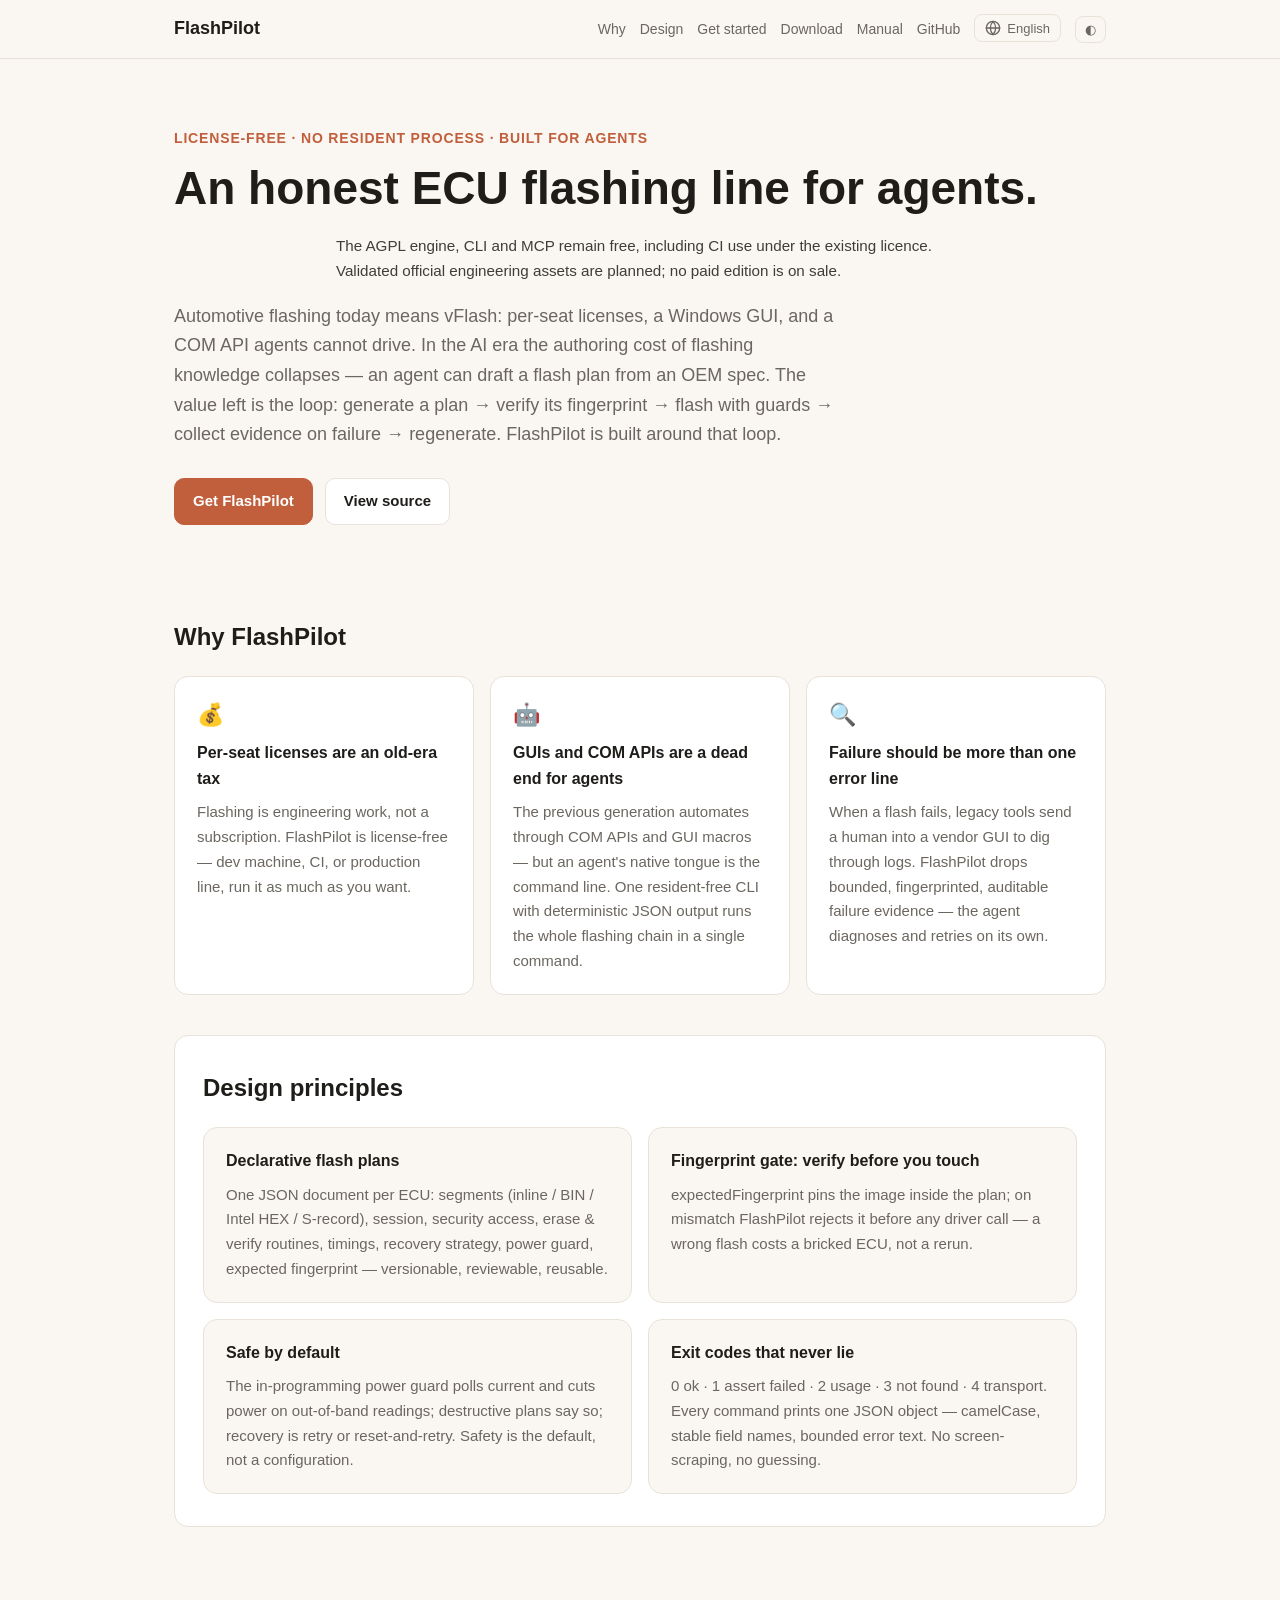
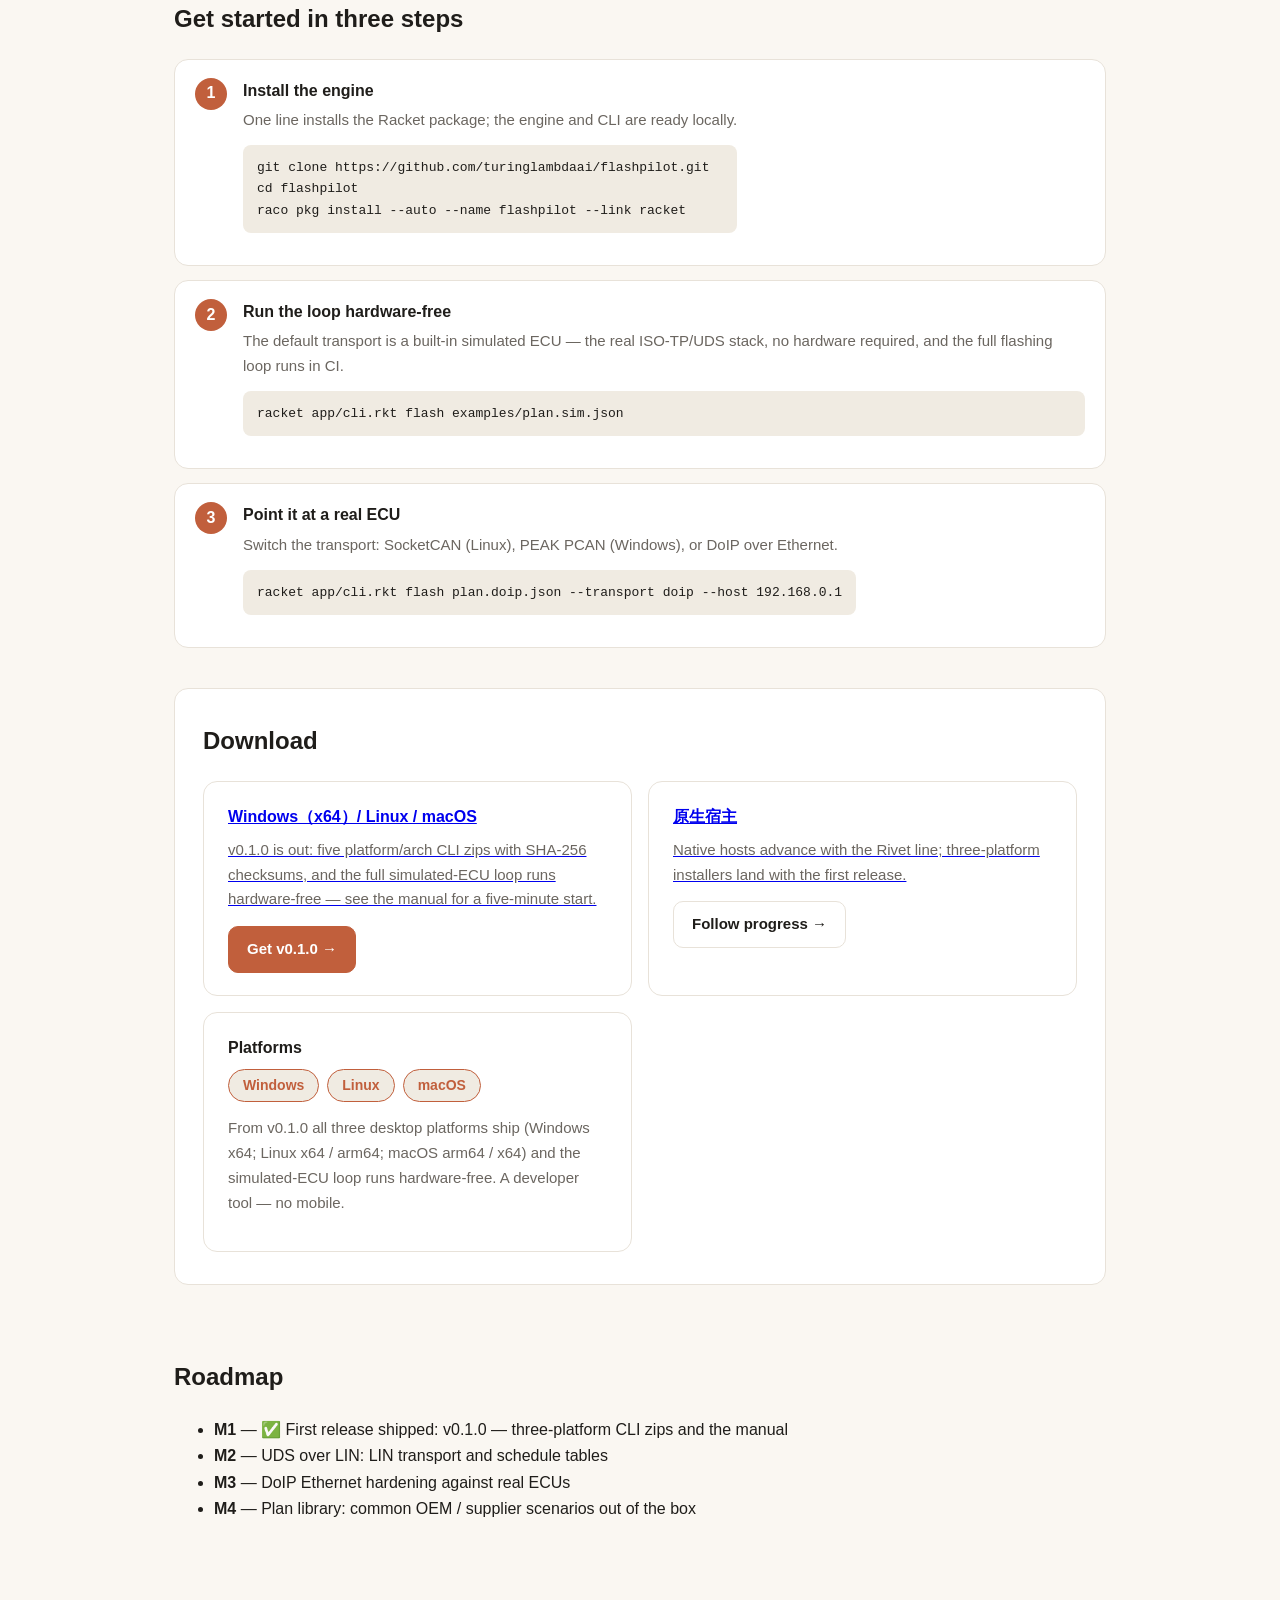
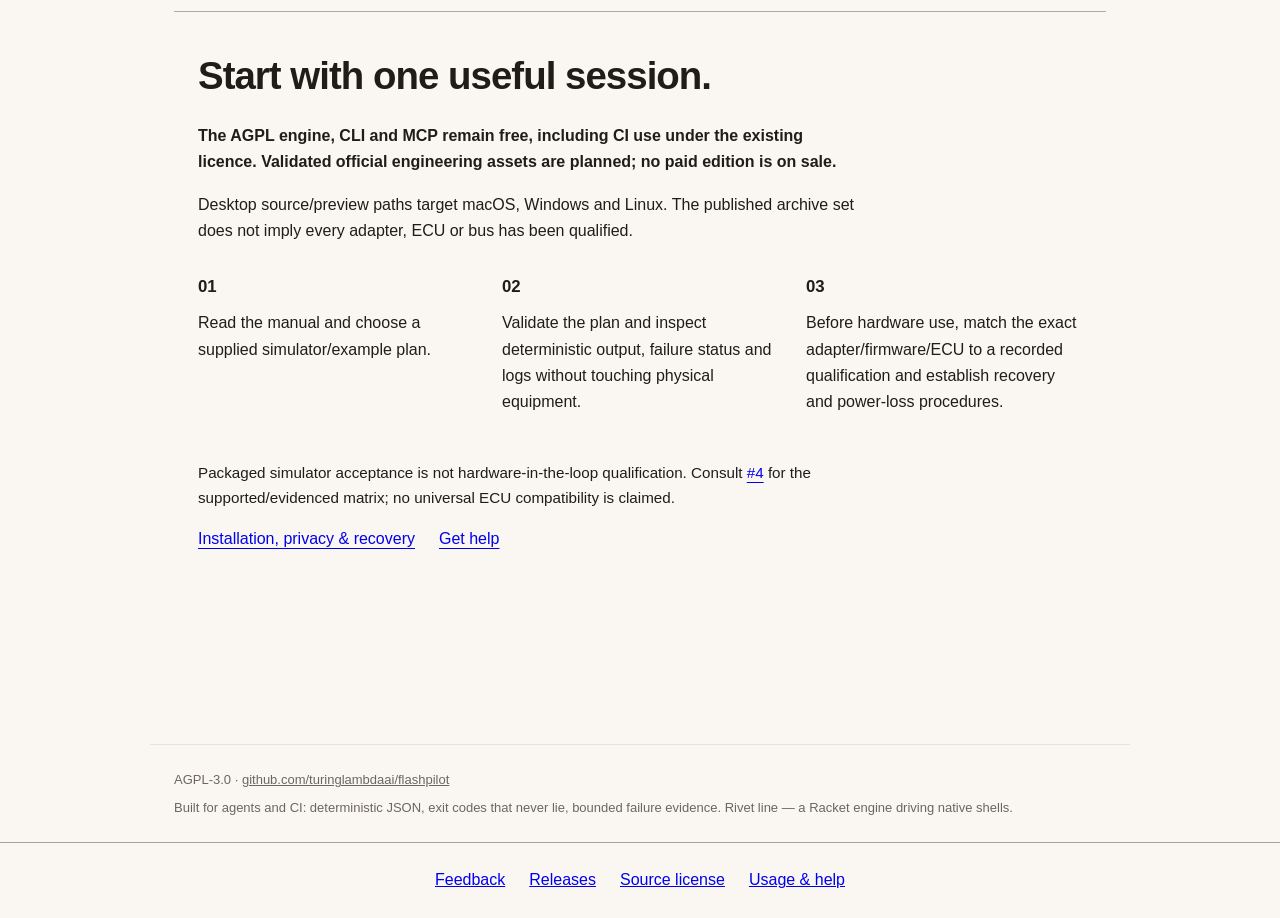
<file: site/index.html>
<!DOCTYPE html>
<html lang="zh">
<head>
<meta charset="utf-8">
<meta name="viewport" content="width=device-width, initial-scale=1">
<title>FlashPilot — Agent 原生的 ECU 刷写</title>
<meta name="description" content="FlashPilot：免授权费的 vFlash 替代品。声明式烧录计划、UDS over CAN（ISO-TP）/DoIP/LIN、确定性 JSON、永不撒谎的退出码、有界失败证据，为编码 agent 与 CI 而生。Rivet 线——Racket 引擎驱动原生壳。">
<link rel="stylesheet" href="styles.css">
<script>
  (function () {
    var t = localStorage.getItem('flashpilot-theme');
    if (!t) t = matchMedia('(prefers-color-scheme: dark)').matches ? 'dark' : 'light';
    document.documentElement.dataset.theme = t;
    var l = localStorage.getItem('flashpilot-lang');
    if (!l) l = (navigator.language || 'zh').toLowerCase().startsWith('zh') ? 'zh' : 'en';
    document.documentElement.lang = l === 'zh' ? 'zh-CN' : 'en';
  })();
</script>
<script>
var _hmt = _hmt || [];
(function() {
  var hm = document.createElement("script");
  hm.src = "https://hm.baidu.com/hm.js?8e2445912635226bcba0c400bfb6079d";
  var s = document.getElementsByTagName("script")[0];
  s.parentNode.insertBefore(hm, s);
})();
</script>
<style>
  #product-support { display:flex; flex-wrap:wrap; justify-content:center; gap:12px 24px; padding:24px; font:inherit; border-top:1px solid var(--border, #a8a29e); }
  #product-support a:focus-visible { outline:2px solid currentColor; outline-offset:4px; }
  html:lang(en) #product-support .support-zh, html:lang(zh) #product-support .support-en { display:none; }
</style>
<style id="product-start-style">
.product-availability{font-size:.95rem;line-height:1.65;max-width:72ch;margin:18px 0;opacity:.85} .hero .product-availability{margin-left:auto;margin-right:auto}
.product-start{max-width:1120px;margin:64px auto;padding:32px 24px;border-top:1px solid var(--border,#aaa);font:inherit;line-height:1.65}
.product-start h2{font-size:clamp(1.7rem,3vw,2.4rem);letter-spacing:-.025em;margin:0 0 16px}.product-start h3{font-size:1.05rem;margin:0 0 10px}.product-start p{margin:0 0 16px;max-width:74ch}.product-start-grid{display:grid;grid-template-columns:repeat(3,minmax(0,1fr));gap:28px;margin:28px 0}.product-start a{text-decoration:underline;text-underline-offset:4px;overflow-wrap:anywhere}.product-start a:focus-visible{outline:2px solid currentColor;outline-offset:5px}.product-start .start-links{display:flex;gap:16px 24px;flex-wrap:wrap}.product-start .start-status{font-weight:600}.product-start .start-limits{font-size:.95em}
html:lang(en) .reader-zh,html:lang(zh) .reader-en{display:none!important}@media(max-width:700px){.product-start{margin:40px auto;padding:24px 20px}.product-start-grid{grid-template-columns:1fr;gap:18px}}
</style>
<style>.lang-menu li.lang-choice{padding:0}.lang-menu .lang-choice button{display:block;width:100%;padding:8px 12px;border:0;background:transparent;color:inherit;font:inherit;text-align:left;cursor:pointer}.lang-menu .lang-choice button:focus-visible{outline:2px solid currentColor;outline-offset:-2px;border-radius:4px}</style>
</head>
<body>
<header class="nav">
  <div class="nav-inner">
    <a class="brand" href="#">FlashPilot</a>
    <nav class="nav-links">
      <a href="#why" data-i18n="nav.why">为什么需要</a>
      <a href="#design" data-i18n="nav.design">设计原则</a>
      <a href="#start" data-i18n="nav.start">三步开始</a>
      <a href="#download" data-i18n="nav.download">下载</a>
      <a href="guide.html" data-i18n="nav.guide">手册</a>
      <a href="https://github.com/turinglambdaai/flashpilot" data-i18n="nav.github">GitHub</a>
      <div class="lang-dropdown-wrapper">
        <button class="lang-btn" type="button" aria-label="Switch language">
          <svg width="16" height="16" viewBox="0 0 24 24" fill="none" stroke="currentColor" stroke-width="2" stroke-linecap="round" stroke-linejoin="round"><circle cx="12" cy="12" r="10"></circle><line x1="2" y1="12" x2="22" y2="12"></line><path d="M12 2a15.3 15.3 0 0 1 4 10 15.3 15.3 0 0 1-4 10 15.3 15.3 0 0 1-4-10 15.3 15.3 0 0 1 4-10z"></path></svg>
          <span id="current-lang-label">English</span>
        </button>
        <ul class="lang-menu">
          <li class="lang-choice"><button type="button" onclick="setLanguage('en')">English</button></li>
          <li class="lang-choice"><button type="button" onclick="setLanguage('zh')">简体中文</button></li>
        </ul>
      </div>
      <button class="theme-btn" id="theme-btn" aria-label="Toggle theme">◐</button>
    </nav>
  </div>
</header>

<main>
  <section class="hero">
    <p class="kicker" data-i18n="kicker">免授权费 · 无常驻进程 · 为 agent 而生</p>
    <h1 data-i18n="hero-title">给 agent 一条诚实的 ECU 烧录线。</h1>
<p class="reader-en product-availability" lang="en">The AGPL engine, CLI and MCP remain free, including CI use under the existing licence. Validated official engineering assets are planned; no paid edition is on sale.</p><p class="reader-zh product-availability" lang="zh">AGPL 引擎、CLI 和 MCP 保持免费，包含现行许可证允许的 CI 使用。规划有经验证的官方工程资产；付费版尚未开售。</p>
    <p class="lede" data-i18n="hero-lede">
      汽车刷写的现状是 vFlash：按席位收费、Windows GUI、agent 开不动的
      COM API。AI 时代，烧录知识的编写成本坍塌了——agent 能照着 OEM
      规格书起草烧录计划，剩下的价值在闭环：生成计划 → 校验指纹 → 带
      保护地烧录 → 收集失败证据 → 重新生成。FlashPilot 就是为这个闭环而生。
    </p>
    <div class="cta">
      <a class="btn btn-primary" href="#download" data-i18n="hero.get">获取 FlashPilot</a>
      <a class="btn btn-secondary" href="https://github.com/turinglambdaai/flashpilot" data-i18n="hero.source">查看源码</a>
    </div>
  </section>

  <section id="why" class="section">
    <h2 data-i18n="why-title">为什么做 FlashPilot</h2>
    <div class="grid three">
      <div class="card">
        <div class="card-icon">💰</div>
        <h3 data-i18n="w1-title">授权费是旧时代的税</h3>
        <p data-i18n="w1-body">刷写是工程活，不该按席位订阅。FlashPilot 免授权费，从开发机到 CI 到产线，想跑多少跑多少。</p>
      </div>
      <div class="card">
        <div class="card-icon">🤖</div>
        <h3 data-i18n="w2-title">GUI 和 COM API，agent 开不动</h3>
        <p data-i18n="w2-body">上一代工具的自动化入口是 COM API 和 GUI 宏——agent 的母语是命令行。无常驻进程的 CLI、确定性 JSON 输出，一条命令跑完整条烧录链。</p>
      </div>
      <div class="card">
        <div class="card-icon">🔍</div>
        <h3 data-i18n="w3-title">失败不该是一句报错</h3>
        <p data-i18n="w3-body">刷写失败时，传统工具让人开厂商工具翻日志。FlashPilot 落下有界、带指纹、可审计的失败证据，agent 自己诊断、自己重试，不用人插手。</p>
      </div>
    </div>
  </section>

  <section id="design" class="section alt">
    <h2 data-i18n="design-title">设计原则</h2>
    <div class="grid two">
      <div class="card">
        <h3 data-i18n="p1-title">声明式烧录计划</h3>
        <p data-i18n="p1-body">一份 JSON 描述一个 ECU：段（内联 / BIN / Intel HEX / S-record）、会话、安全访问、擦写校验例程、时序、恢复策略、电源守卫、期望指纹——可版本化、可评审、可复用。</p>
      </div>
      <div class="card">
        <h3 data-i18n="p2-title">指纹门禁，先验证后动手</h3>
        <p data-i18n="p2-body">expectedFingerprint 把镜像钉死在计划里；指纹不对，在任何驱动调用之前就拒绝——刷错的成本是一次变砖，不是一次重跑。</p>
      </div>
      <div class="card">
        <h3 data-i18n="p3-title">安全默认</h3>
        <p data-i18n="p3-body">编程电源守卫轮询电流，越界即断电中止；破坏性计划明说；失败恢复 retry / resetAndRetry 二选一。默认就是安全的，而不是配置出来的。</p>
      </div>
      <div class="card">
        <h3 data-i18n="p4-title">退出码永不撒谎</h3>
        <p data-i18n="p4-body">0 成功 · 1 断言失败 · 2 用法错误 · 3 未找到 · 4 传输错误；每条命令打印一个 JSON 对象——camelCase、字段名稳定、错误文本有界，不用抓屏去猜。</p>
      </div>
    </div>
  </section>

  <section id="start" class="section">
    <h2 data-i18n="start-title">三步开始</h2>
    <div class="steps">
      <div class="step">
        <div class="step-num">1</div>
        <div>
          <h3 data-i18n="s1-title">装上引擎</h3>
          <p data-i18n="s1-body">Racket 包一行装好，引擎与 CLI 即在本地可用。</p>
          <div class="code">git clone https://github.com/turinglambdaai/flashpilot.git
cd flashpilot
raco pkg install --auto --name flashpilot --link racket</div>
        </div>
      </div>
      <div class="step">
        <div class="step-num">2</div>
        <div>
          <h3 data-i18n="s2-title">内置模拟 ECU 空跑闭环</h3>
          <p data-i18n="s2-body">默认传输是内置模拟 ECU——真实的 ISO-TP/UDS 栈，全程无需硬件，CI 里也能跑完整烧录闭环。</p>
          <div class="code">racket app/cli.rkt flash examples/plan.sim.json</div>
        </div>
      </div>
      <div class="step">
        <div class="step-num">3</div>
        <div>
          <h3 data-i18n="s3-title">换上真车</h3>
          <p data-i18n="s3-body">改传输参数指向真实 ECU：SocketCAN（Linux）、PEAK PCAN（Windows）或 DoIP 以太网。</p>
          <div class="code">racket app/cli.rkt flash plan.doip.json --transport doip --host 192.168.0.1</div>
        </div>
      </div>
    </div>
  </section>

  <section id="download" class="section alt">
    <h2 data-i18n="download-title">下载</h2>
    <div class="dl-grid">
      <a class="dl-card" href="https://github.com/turinglambdaai/flashpilot/releases/latest">
        <h3>Windows（x64）/ Linux / macOS</h3>
        <p data-i18n="dl-cli">v0.1.0 已发布：五个平台架构的 CLI zip + SHA-256 校验，免硬件跑通模拟 ECU 全闭环——五分钟上手见手册。</p>
        <span class="btn btn-primary" data-i18n="dl-watch">前往下载 →</span>
      </a>
      <a class="dl-card" href="https://github.com/turinglambdaai/flashpilot">
        <h3>原生宿主</h3>
        <p data-i18n="dl-host">原生壳随 Rivet 线推进，三平台安装包随首个发布一起交付。</p>
        <span class="btn btn-secondary" data-i18n="dl-progress">了解进展 →</span>
      </a>
      <div class="dl-card">
        <h3 data-i18n="dl-platforms-title">平台</h3>
        <p class="platform-row">
          <span class="chip ok">Windows</span>
          <span class="chip ok">Linux</span>
          <span class="chip ok">macOS</span>
        </p>
        <p class="muted" data-i18n="dl-platforms-body">
          v0.1.0 起三平台 CLI 均已发布（Windows x64；Linux x64 / arm64；macOS arm64 / x64），模拟 ECU 全链路免硬件可跑。这是开发者工具，不做移动端。
        </p>
      </div>
    </div>
  </section>

  <section class="section">
    <h2 data-i18n="roadmap-title">路线图</h2>
    <ul>
      <li><strong>M1</strong> — <span data-i18n="rm1">✅ 首个发布 v0.1.0 已交付：三平台 CLI zip 与手册</span></li>
      <li><strong>M2</strong> — <span data-i18n="rm2">UDS over LIN：LIN 传输与调度表</span></li>
      <li><strong>M3</strong> — <span data-i18n="rm3">DoIP 以太网对真实 ECU 加固</span></li>
      <li><strong>M4</strong> — <span data-i18n="rm4">烧录计划库：常见 OEM / 供应商场景开箱即用</span></li>
    </ul>
  </section>
<section id="start-here" class="product-start" aria-label="Get started / 开始使用">
<h2 class="reader-en " lang="en">Start with one useful session.</h2><h2 class="reader-zh " lang="zh">从一次有效使用开始。</h2><p class="reader-en start-status" lang="en">The AGPL engine, CLI and MCP remain free, including CI use under the existing licence. Validated official engineering assets are planned; no paid edition is on sale.</p><p class="reader-zh start-status" lang="zh">AGPL 引擎、CLI 和 MCP 保持免费，包含现行许可证允许的 CI 使用。规划有经验证的官方工程资产；付费版尚未开售。</p><p class="reader-en " lang="en">Desktop source/preview paths target macOS, Windows and Linux. The published archive set does not imply every adapter, ECU or bus has been qualified.</p><p class="reader-zh " lang="zh">桌面源码和预览路径面向 macOS、Windows、Linux。发布压缩包不表示所有适配器、ECU 和总线均已合格。</p><div class="product-start-grid"><article><h3 class="reader-en " lang="en">01</h3><h3 class="reader-zh " lang="zh">01</h3><p class="reader-en " lang="en">Read the manual and choose a supplied simulator/example plan.</p><p class="reader-zh " lang="zh">先阅读手册，选择随库提供的模拟器和示例计划。</p></article><article><h3 class="reader-en " lang="en">02</h3><h3 class="reader-zh " lang="zh">02</h3><p class="reader-en " lang="en">Validate the plan and inspect deterministic output, failure status and logs without touching physical equipment.</p><p class="reader-zh " lang="zh">先在不接触真实设备的情况下验证计划，检查确定性输出、失败状态和日志。</p></article><article><h3 class="reader-en " lang="en">03</h3><h3 class="reader-zh " lang="zh">03</h3><p class="reader-en " lang="en">Before hardware use, match the exact adapter/firmware/ECU to a recorded qualification and establish recovery and power-loss procedures.</p><p class="reader-zh " lang="zh">使用真实硬件前，将适配器、固件、ECU 与具体资格记录匹配，并建立恢复与断电处理流程。</p></article></div><p class="reader-en start-limits" lang="en">Packaged simulator acceptance is not hardware-in-the-loop qualification. Consult <a href="https://github.com/turinglambdaai/flashpilot/issues/4">#4</a> for the supported/evidenced matrix; no universal ECU compatibility is claimed.</p><p class="reader-zh start-limits" lang="zh">打包模拟器验收不等于硬件在环资格。支持与证据矩阵见 <a href="https://github.com/turinglambdaai/flashpilot/issues/4">#4</a>；不承诺通用 ECU 兼容。</p><div class="start-links"><a class="reader-en" lang="en" href="https://github.com/turinglambdaai/flashpilot/blob/main/docs/USER-GUIDE.md">Installation, privacy &amp; recovery</a><a class="reader-zh" lang="zh" href="https://github.com/turinglambdaai/flashpilot/blob/main/docs/USER-GUIDE.zh-CN.md">安装、隐私与恢复</a><a href="https://github.com/turinglambdaai/flashpilot/issues"><span class="reader-en " lang="en">Get help</span><span class="reader-zh " lang="zh">反馈与帮助</span></a></div>
</section>
</main>

<footer>
  <span>AGPL-3.0 · <a href="https://github.com/turinglambdaai/flashpilot">github.com/turinglambdaai/flashpilot</a></span>
  <span data-i18n="footer-note">为 agent 与 CI 而生：确定性 JSON、稳定退出码、有界失败证据。Rivet 线——Racket 引擎驱动原生壳。</span>
</footer>
<nav id="product-support" aria-label="Support / 支持"><a href="https://github.com/turinglambdaai/flashpilot/issues"><span class="support-zh">反馈</span><span class="support-en" lang="en">Feedback</span></a> <a href="https://github.com/turinglambdaai/flashpilot/releases"><span class="support-zh">发布与更新</span><span class="support-en" lang="en">Releases</span></a> <a href="https://github.com/turinglambdaai/flashpilot/blob/main/LICENSE"><span class="support-zh">源码许可</span><span class="support-en" lang="en">Source license</span></a> <a class="support-zh" href="https://github.com/turinglambdaai/flashpilot/blob/main/docs/USER-GUIDE.zh-CN.md">使用与帮助</a> <a class="support-en" lang="en" href="https://github.com/turinglambdaai/flashpilot/blob/main/docs/USER-GUIDE.md">Usage & help</a></nav>

<script>
(function () {
  var I18N = {
    en: {
      'nav.why': 'Why', 'nav.design': 'Design', 'nav.start': 'Get started',
      'nav.download': 'Download', 'nav.guide': 'Manual', 'nav.github': 'GitHub',
      'kicker': 'license-free · no resident process · built for agents',
      'hero-title': 'An honest ECU flashing line for agents.',
      'hero-lede': "Automotive flashing today means vFlash: per-seat licenses, a Windows GUI, and a COM API agents cannot drive. In the AI era the authoring cost of flashing knowledge collapses — an agent can draft a flash plan from an OEM spec. The value left is the loop: generate a plan → verify its fingerprint → flash with guards → collect evidence on failure → regenerate. FlashPilot is built around that loop.",
      'hero.get': 'Get FlashPilot', 'hero.source': 'View source',
      'why-title': 'Why FlashPilot',
      'w1-title': 'Per-seat licenses are an old-era tax',
      'w1-body': 'Flashing is engineering work, not a subscription. FlashPilot is license-free — dev machine, CI, or production line, run it as much as you want.',
      'w2-title': 'GUIs and COM APIs are a dead end for agents',
      'w2-body': "The previous generation automates through COM APIs and GUI macros — but an agent's native tongue is the command line. One resident-free CLI with deterministic JSON output runs the whole flashing chain in a single command.",
      'w3-title': 'Failure should be more than one error line',
      'w3-body': 'When a flash fails, legacy tools send a human into a vendor GUI to dig through logs. FlashPilot drops bounded, fingerprinted, auditable failure evidence — the agent diagnoses and retries on its own.',
      'design-title': 'Design principles',
      'p1-title': 'Declarative flash plans',
      'p1-body': 'One JSON document per ECU: segments (inline / BIN / Intel HEX / S-record), session, security access, erase & verify routines, timings, recovery strategy, power guard, expected fingerprint — versionable, reviewable, reusable.',
      'p2-title': 'Fingerprint gate: verify before you touch',
      'p2-body': 'expectedFingerprint pins the image inside the plan; on mismatch FlashPilot rejects it before any driver call — a wrong flash costs a bricked ECU, not a rerun.',
      'p3-title': 'Safe by default',
      'p3-body': 'The in-programming power guard polls current and cuts power on out-of-band readings; destructive plans say so; recovery is retry or reset-and-retry. Safety is the default, not a configuration.',
      'p4-title': 'Exit codes that never lie',
      'p4-body': '0 ok · 1 assert failed · 2 usage · 3 not found · 4 transport. Every command prints one JSON object — camelCase, stable field names, bounded error text. No screen-scraping, no guessing.',
      'start-title': 'Get started in three steps',
      's1-title': 'Install the engine',
      's1-body': 'One line installs the Racket package; the engine and CLI are ready locally.',
      's2-title': 'Run the loop hardware-free',
      's2-body': 'The default transport is a built-in simulated ECU — the real ISO-TP/UDS stack, no hardware required, and the full flashing loop runs in CI.',
      's3-title': 'Point it at a real ECU',
      's3-body': 'Switch the transport: SocketCAN (Linux), PEAK PCAN (Windows), or DoIP over Ethernet.',
      'download-title': 'Download',
      'dl-cli': 'v0.1.0 is out: five platform/arch CLI zips with SHA-256 checksums, and the full simulated-ECU loop runs hardware-free — see the manual for a five-minute start.',
      'dl-host': 'Native hosts advance with the Rivet line; three-platform installers land with the first release.',
      'dl-watch': 'Get v0.1.0 →', 'dl-progress': 'Follow progress →',
      'dl-platforms-title': 'Platforms',
      'dl-platforms-body': 'From v0.1.0 all three desktop platforms ship (Windows x64; Linux x64 / arm64; macOS arm64 / x64) and the simulated-ECU loop runs hardware-free. A developer tool — no mobile.',
      'roadmap-title': 'Roadmap',
      'rm1': '✅ First release shipped: v0.1.0 — three-platform CLI zips and the manual',
      'rm2': 'UDS over LIN: LIN transport and schedule tables',
      'rm3': 'DoIP Ethernet hardening against real ECUs',
      'rm4': 'Plan library: common OEM / supplier scenarios out of the box',
      'footer-note': 'Built for agents and CI: deterministic JSON, exit codes that never lie, bounded failure evidence. Rivet line — a Racket engine driving native shells.'
    },
    zh: {
      'nav.why': '为什么需要', 'nav.design': '设计原则', 'nav.start': '三步开始',
      'nav.download': '下载', 'nav.guide': '手册', 'nav.github': 'GitHub',
      'kicker': '免授权费 · 无常驻进程 · 为 agent 而生',
      'hero-title': '给 agent 一条诚实的 ECU 烧录线。',
      'hero-lede': '汽车刷写的现状是 vFlash：按席位收费、Windows GUI、agent 开不动的 COM API。AI 时代，烧录知识的编写成本坍塌了——agent 能照着 OEM 规格书起草烧录计划，剩下的价值在闭环：生成计划 → 校验指纹 → 带保护地烧录 → 收集失败证据 → 重新生成。FlashPilot 就是为这个闭环而生。',
      'hero.get': '获取 FlashPilot', 'hero.source': '查看源码',
      'why-title': '为什么做 FlashPilot',
      'w1-title': '授权费是旧时代的税',
      'w1-body': '刷写是工程活，不该按席位订阅。FlashPilot 免授权费，从开发机到 CI 到产线，想跑多少跑多少。',
      'w2-title': 'GUI 和 COM API，agent 开不动',
      'w2-body': '上一代工具的自动化入口是 COM API 和 GUI 宏——agent 的母语是命令行。无常驻进程的 CLI、确定性 JSON 输出，一条命令跑完整条烧录链。',
      'w3-title': '失败不该是一句报错',
      'w3-body': '刷写失败时，传统工具让人开厂商工具翻日志。FlashPilot 落下有界、带指纹、可审计的失败证据，agent 自己诊断、自己重试，不用人插手。',
      'design-title': '设计原则',
      'p1-title': '声明式烧录计划',
      'p1-body': '一份 JSON 描述一个 ECU：段（内联 / BIN / Intel HEX / S-record）、会话、安全访问、擦写校验例程、时序、恢复策略、电源守卫、期望指纹——可版本化、可评审、可复用。',
      'p2-title': '指纹门禁，先验证后动手',
      'p2-body': 'expectedFingerprint 把镜像钉死在计划里；指纹不对，在任何驱动调用之前就拒绝——刷错的成本是一次变砖，不是一次重跑。',
      'p3-title': '安全默认',
      'p3-body': '编程电源守卫轮询电流，越界即断电中止；破坏性计划明说；失败恢复 retry / resetAndRetry 二选一。默认就是安全的，而不是配置出来的。',
      'p4-title': '退出码永不撒谎',
      'p4-body': '0 成功 · 1 断言失败 · 2 用法错误 · 3 未找到 · 4 传输错误；每条命令打印一个 JSON 对象——camelCase、字段名稳定、错误文本有界，不用抓屏去猜。',
      'start-title': '三步开始',
      's1-title': '装上引擎',
      's1-body': 'Racket 包一行装好，引擎与 CLI 即在本地可用。',
      's2-title': '内置模拟 ECU 空跑闭环',
      's2-body': '默认传输是内置模拟 ECU——真实的 ISO-TP/UDS 栈，全程无需硬件，CI 里也能跑完整烧录闭环。',
      's3-title': '换上真车',
      's3-body': '改传输参数指向真实 ECU：SocketCAN（Linux）、PEAK PCAN（Windows）或 DoIP 以太网。',
      'download-title': '下载',
      'dl-cli': 'v0.1.0 已发布：五个平台架构的 CLI zip + SHA-256 校验，免硬件跑通模拟 ECU 全闭环——五分钟上手见手册。',
      'dl-host': '原生壳随 Rivet 线推进，三平台安装包随首个发布一起交付。',
      'dl-watch': '前往下载 →', 'dl-progress': '了解进展 →',
      'dl-platforms-title': '平台',
      'dl-platforms-body': 'v0.1.0 起三平台 CLI 均已发布（Windows x64；Linux x64 / arm64；macOS arm64 / x64），模拟 ECU 全链路免硬件可跑。这是开发者工具，不做移动端。',
      'roadmap-title': '路线图',
      'rm1': '✅ 首个发布 v0.1.0 已交付：三平台 CLI zip 与手册',
      'rm2': 'UDS over LIN：LIN 传输与调度表',
      'rm3': 'DoIP 以太网对真实 ECU 加固',
      'rm4': '烧录计划库：常见 OEM / 供应商场景开箱即用',
      'footer-note': '为 agent 与 CI 而生：确定性 JSON、稳定退出码、有界失败证据。Rivet 线——Racket 引擎驱动原生壳。'
    }
  };

  function setLang(lang) {
    document.documentElement.lang = lang === 'zh' ? 'zh-CN' : 'en';
    var dict = I18N[lang];
    document.querySelectorAll('[data-i18n]').forEach(function (el) {
      var key = el.getAttribute('data-i18n');
      if (dict[key]) el.textContent = dict[key];
    });
    document.getElementById('current-lang-label').textContent = lang === 'zh' ? '简体中文' : 'English';
    localStorage.setItem('flashpilot-lang', lang);
  }

  window.setLanguage = setLang;

  document.querySelector('.lang-btn').addEventListener('click', function () {
    var menu = document.querySelector('.lang-menu');
    menu.classList.toggle('open');
  });

  document.getElementById('theme-btn').addEventListener('click', function () {
    var next = document.documentElement.dataset.theme === 'dark' ? 'light' : 'dark';
    document.documentElement.dataset.theme = next;
    localStorage.setItem('flashpilot-theme', next);
  });

  setLang(document.documentElement.lang === 'zh-CN' ? 'zh' : 'en');
})();
</script>
</body>
</html>
</file>
<file: site/styles.css>
/* FlashPilot product site — shared warm palette aligned with the product
   line (payback/taskly values), light & dark, zero dependencies. */
:root {
  --bg: #faf7f2;
  --surface: #ffffff;
  --ink: #1f1d1a;
  --muted: #6b6660;
  --line: #e8e2d9;
  --accent: #c15f3c;
  --accent-soft: #f7e5dd;
  --accent-ink: #ffffff;
  --chip-bg: #f0ebe2;
  --radius: 14px;
}
:root[data-theme="dark"] {
  --bg: #1b1a18;
  --surface: #24221f;
  --ink: #ece9e2;
  --muted: #a6a099;
  --line: #35322d;
  --accent: #d08a6e;
  --accent-soft: #3a2d27;
  --accent-ink: #1b1a18;
  --chip-bg: #2e2b27;
}

* { box-sizing: border-box; }
html { scroll-behavior: smooth; }
body {
  margin: 0;
  background: var(--bg);
  color: var(--ink);
  font: 16px/1.65 ui-sans-serif, -apple-system, "PingFang SC", "Segoe UI", sans-serif;
  -webkit-font-smoothing: antialiased;
}
main { max-width: 980px; margin: 0 auto; padding: 0 24px 64px; }

/* ---- nav ---- */
.nav { border-bottom: 1px solid var(--line); background: var(--bg); }
.nav-inner {
  max-width: 980px;
  margin: 0 auto;
  padding: 14px 24px;
  display: flex;
  justify-content: space-between;
  align-items: center;
  gap: 12px;
}
.brand { font-weight: 700; font-size: 18px; color: var(--ink); text-decoration: none; }
.nav-links { display: flex; align-items: center; gap: 14px; flex-wrap: wrap; }
.nav-links a { color: var(--muted); text-decoration: none; font-size: 14px; }
.nav-links a:hover { color: var(--accent); }

.lang-dropdown-wrapper { position: relative; }
.lang-btn {
  display: inline-flex;
  align-items: center;
  gap: 6px;
  border: 1px solid var(--line);
  background: transparent;
  color: var(--muted);
  border-radius: 8px;
  padding: 5px 10px;
  font-size: 13px;
  cursor: pointer;
}
.lang-menu {
  display: none;
  position: absolute;
  right: 0;
  margin: 6px 0 0;
  padding: 4px;
  list-style: none;
  background: var(--surface);
  border: 1px solid var(--line);
  border-radius: 10px;
  box-shadow: 0 6px 20px rgba(0,0,0,.08);
  z-index: 5;
}
.lang-menu.open { display: block; }
.lang-menu li { padding: 6px 14px; font-size: 13px; cursor: pointer; white-space: nowrap; }
.lang-menu li:hover { background: var(--chip-bg); }

.theme-btn {
  border: 1px solid var(--line);
  background: transparent;
  color: var(--muted);
  border-radius: 8px;
  padding: 5px 9px;
  font-size: 13px;
  cursor: pointer;
}
.theme-btn:hover { background: var(--chip-bg); }

/* ---- hero ---- */
.hero { padding: 68px 0 52px; }
.kicker {
  color: var(--accent);
  font-weight: 600;
  font-size: 14px;
  letter-spacing: .06em;
  text-transform: uppercase;
  margin: 0 0 12px;
}
h1 { font-size: clamp(32px, 5vw, 46px); line-height: 1.15; margin: 0 0 18px; }
.lede { max-width: 660px; font-size: 18px; color: var(--muted); margin: 0 0 28px; }
.cta { display: flex; gap: 12px; flex-wrap: wrap; }

.btn {
  border-radius: 10px;
  padding: 10px 18px;
  font-size: 15px;
  font-weight: 600;
  text-decoration: none;
  display: inline-flex;
  align-items: center;
  gap: 8px;
}
.btn-primary { background: var(--accent); color: var(--accent-ink); border: 1px solid var(--accent); }
.btn-primary:hover { filter: brightness(1.06); }
.btn-secondary { border: 1px solid var(--line); color: var(--ink); background: var(--surface); }
.btn-secondary:hover { background: var(--chip-bg); }

/* ---- sections & cards ---- */
.section { padding: 40px 0 8px; }
.section.alt { background: var(--surface); border: 1px solid var(--line); border-radius: var(--radius); padding: 32px 28px; margin: 32px 0; }
.section h2 { font-size: 24px; margin: 0 0 20px; }
.grid { display: grid; gap: 16px; }
.three { grid-template-columns: repeat(auto-fit, minmax(260px, 1fr)); }
.two { grid-template-columns: repeat(auto-fit, minmax(300px, 1fr)); }

.card {
  background: var(--surface);
  border: 1px solid var(--line);
  border-radius: var(--radius);
  padding: 20px 22px;
}
.section.alt .card { background: var(--bg); }
.card-icon { font-size: 22px; margin-bottom: 6px; }
.card h3 { margin: 0 0 8px; font-size: 16px; }
.card p { margin: 0; color: var(--muted); font-size: 15px; }

/* ---- steps ---- */
.steps { display: grid; gap: 14px; }
.step {
  display: flex;
  gap: 16px;
  align-items: flex-start;
  background: var(--surface);
  border: 1px solid var(--line);
  border-radius: var(--radius);
  padding: 18px 20px;
}
.step-num {
  flex: none;
  width: 32px;
  height: 32px;
  border-radius: 50%;
  background: var(--accent);
  color: var(--accent-ink);
  font-weight: 700;
  display: flex;
  align-items: center;
  justify-content: center;
}
.step h3 { margin: 0 0 4px; font-size: 16px; }
.step p { margin: 0 0 12px; color: var(--muted); font-size: 15px; }

/* ---- download ---- */
.dl-grid { display: grid; gap: 16px; grid-template-columns: repeat(auto-fit, minmax(300px, 1fr)); }
.dl-card {
  background: var(--surface);
  border: 1px solid var(--line);
  border-radius: var(--radius);
  padding: 22px 24px;
}
.dl-card h3 { margin: 0 0 8px; font-size: 16px; }
.dl-card p { margin: 0 0 14px; color: var(--muted); font-size: 15px; }
.code {
  background: var(--chip-bg);
  border-radius: 8px;
  padding: 12px 14px;
  font-family: ui-monospace, "SF Mono", Menlo, monospace;
  font-size: 13px;
  overflow-x: auto;
  white-space: pre;
  margin-bottom: 14px;
}
code {
  background: var(--chip-bg);
  border-radius: 4px;
  padding: 1px 5px;
  font-size: 0.9em;
}

.platform-row { display: flex; gap: 8px; flex-wrap: wrap; margin: 0 0 12px; }
.chip {
  border: 1px solid var(--line);
  background: var(--chip-bg);
  border-radius: 999px;
  padding: 4px 14px;
  font-size: 14px;
}
.chip.ok { border-color: var(--accent); color: var(--accent); font-weight: 600; }
.muted { color: var(--muted); }

.prose ul { padding-left: 20px; }
.prose li { margin: 6px 0; color: var(--muted); }
.prose li strong { color: var(--ink); }

footer {
  max-width: 980px;
  margin: 32px auto 0;
  padding: 24px;
  border-top: 1px solid var(--line);
  display: flex;
  flex-direction: column;
  gap: 6px;
  color: var(--muted);
  font-size: 13px;
}
footer a { color: inherit; }

@media (max-width: 640px) {
  .nav-inner { flex-direction: column; align-items: flex-start; }
  .hero { padding: 44px 0 36px; }
}
</file>
